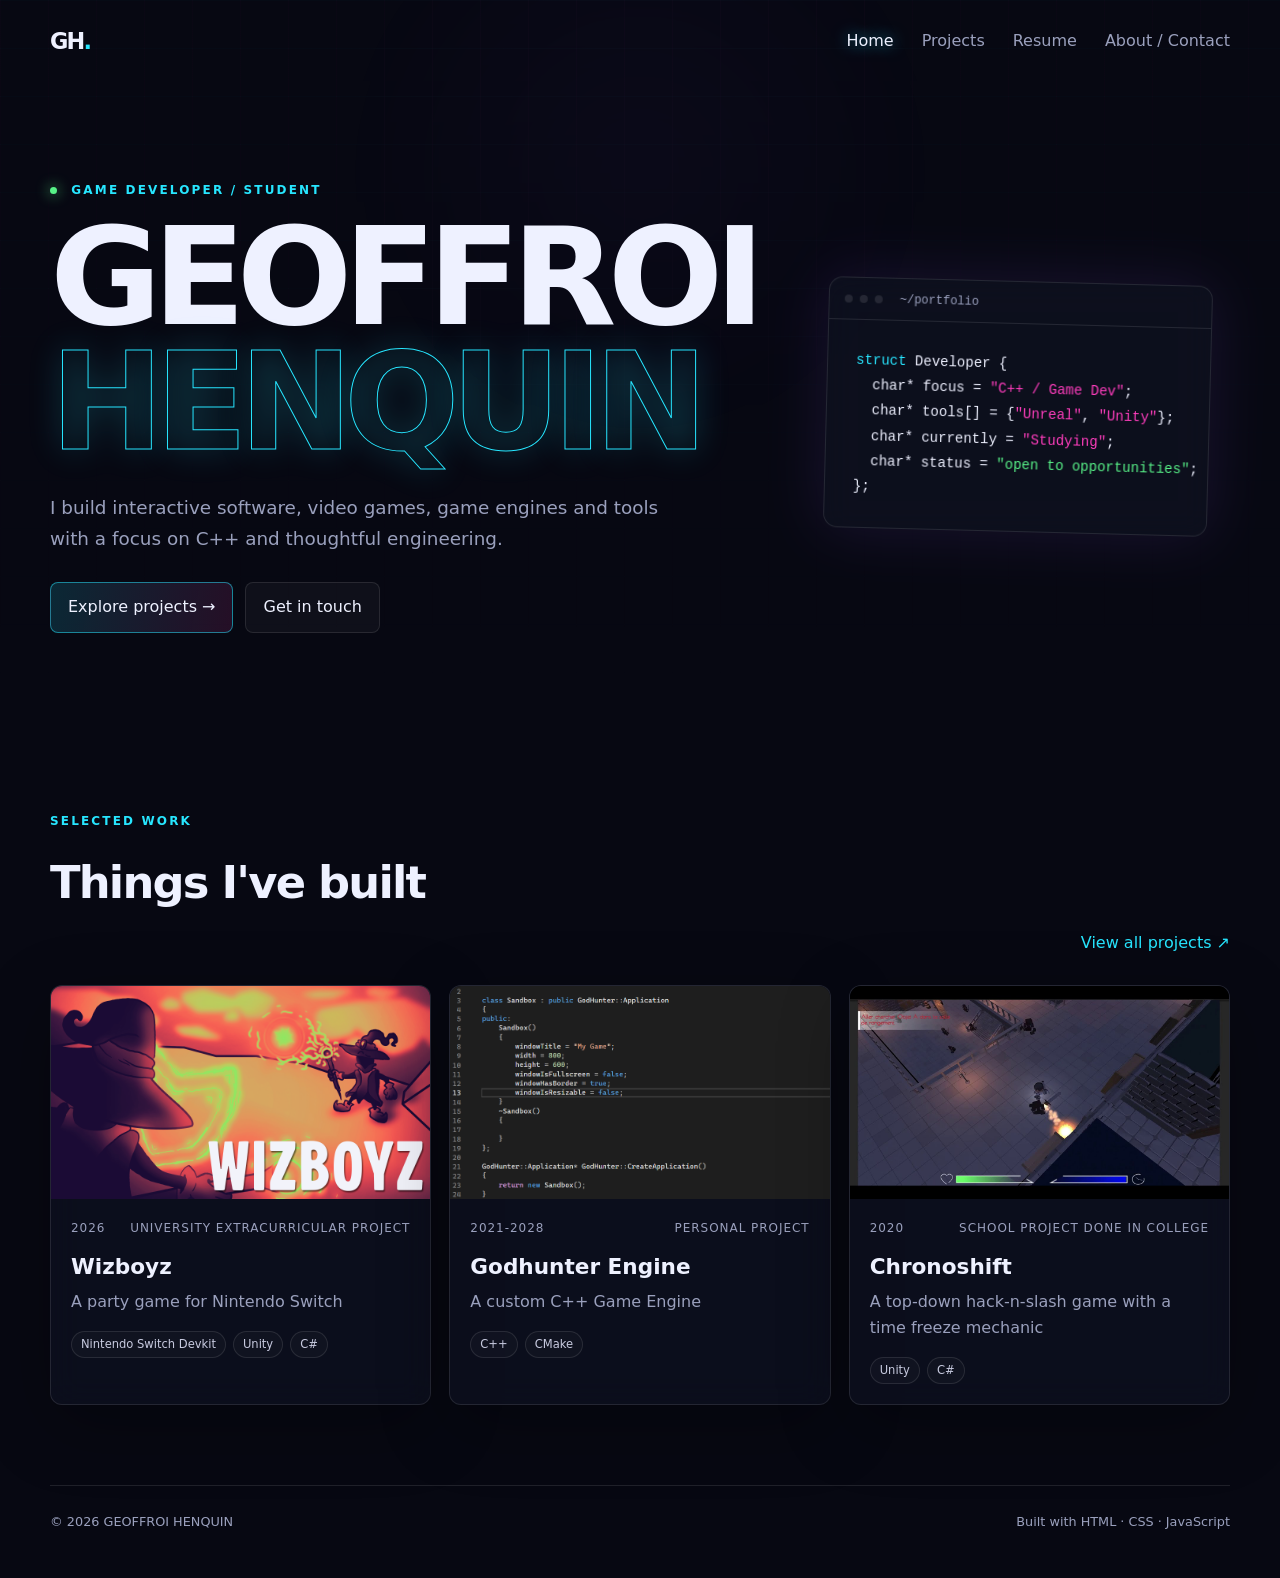
<file: index.html>
<!doctype html>
<html lang="en">
<head>
  <meta charset="utf-8">
  <meta name="viewport" content="width=device-width, initial-scale=1">
  <meta name="description" content="Portfolio of Geoffroi Henquin — software and game development projects.">
  <title>GEOFFROI HENQUIN — Portfolio</title>
  <link rel="stylesheet" href="style/style.css">
</head>
<body>
  <div class="bg-grid"></div>
  <header class="site-header">
    <a class="logo" href="index.html">GH<span>.</span></a>
    <button class="menu-toggle" aria-label="Toggle navigation">☰</button>
    <nav>
      <a class="active" href="index.html">Home</a>
      <a href="projects.html">Projects</a>
      <a href="resume.html">Resume</a>
      <a href="about.html">About / Contact</a>
    </nav>
  </header>

  <main>
    <section class="hero container">
      <div class="hero-copy">
        <p class="eyebrow"><span class="pulse"></span> GAME DEVELOPER / STUDENT</p>
        <h1>GEOFFROI<br><span>HENQUIN</span></h1>
        <p class="hero-text">I build interactive software, video games, game engines and tools with a focus on C++ and thoughtful engineering.</p>
        <div class="actions">
          <a class="button primary" href="projects.html">Explore projects →</a>
          <a class="button" href="about.html">Get in touch</a>
        </div>
      </div>
      <div class="hero-card glass">
        <div class="terminal-bar"><i></i><i></i><i></i><span>~/portfolio</span></div>
        <pre><code><span class="cyan">struct</span> Developer {
  char* focus = <span class="pink">"C++ / Game Dev"</span>;
  char* tools[] = {<span class="pink">"Unreal"</span>, <span class="pink">"Unity"</span>};
  char* currently = <span class="pink">"Studying"</span>;
  char* status = <span class="green">"open to opportunities"</span>;
};</code></pre>
      </div>
    </section>

    <section class="container section">
      <div class="section-heading">
        <div><p class="eyebrow">SELECTED WORK</p><h2>Things I've built</h2></div>
        <a href="projects.html" class="text-link">View all projects ↗</a>
      </div>
      <div id="featured-projects" class="project-grid"></div>
    </section>
  </main>

  <footer class="container footer"><span>© 2026 GEOFFROI HENQUIN</span><span>Built with HTML · CSS · JavaScript</span></footer>
  <script src="scripts/app.js"></script>
</body>
</html>
</file>
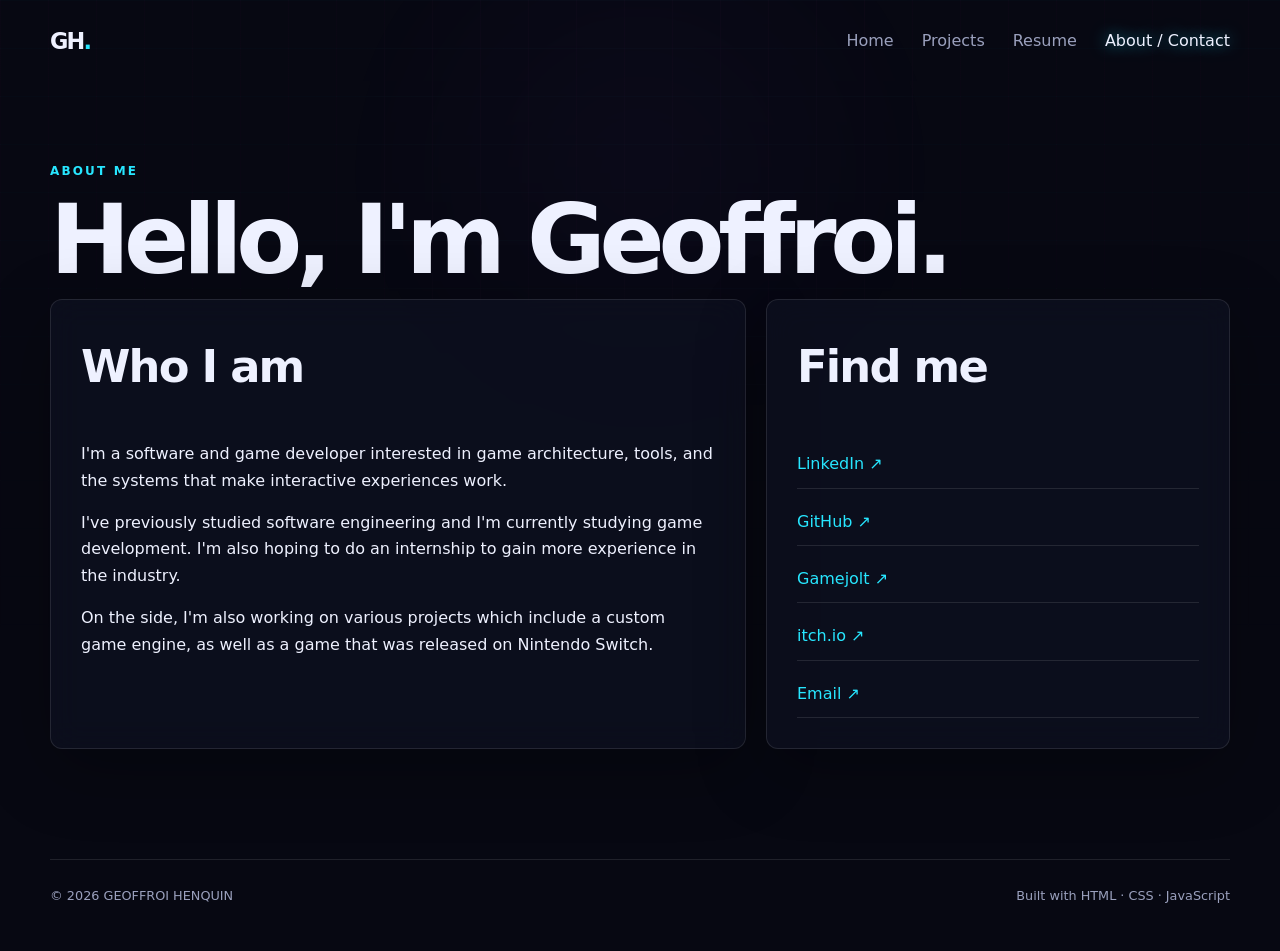
<file: about.html>
<!doctype html>
<html lang="en">
<head>
  <meta charset="utf-8"><meta name="viewport" content="width=device-width, initial-scale=1">
  <title>About — GEOFFROI HENQUIN</title><link rel="stylesheet" href="style/style.css">
</head>
<body><div class="bg-grid"></div>
<header class="site-header"><a class="logo" href="index.html">GH<span>.</span></a><button class="menu-toggle" aria-label="Toggle navigation">☰</button>
<nav><a href="index.html">Home</a><a href="projects.html">Projects</a><a href="resume.html">Resume</a><a class="active" href="about.html">About / Contact</a></nav></header>
<main class="container page">
  <p class="eyebrow">ABOUT ME</p><h1 class="page-title">Hello, I'm Geoffroi.</h1>
  <div class="two-col">
    <section class="glass panel">
      <h2>Who I am</h2>
      <p>I'm a software and game developer interested in game architecture, tools, and the systems that make interactive experiences work.</p>
      <p>I've previously studied software engineering and I'm currently studying game development. I'm also hoping to do an internship to gain more experience in the industry.</p>
      <p>On the side, I'm also working on various projects which include a custom game engine, as well as a game that was released on Nintendo Switch.</p>
    </section>
    <section class="glass panel">
      <h2>Find me</h2>
      <div class="links">
        <a href="https://www.linkedin.com/in/geoffroi-henquin/" target="_blank" rel="noreferrer">LinkedIn ↗</a>
        <a href="https://github.com/GeoffroiHenquin" target="_blank" rel="noreferrer">GitHub ↗</a>
        <a href="https://gamejolt.com/@Geoffroi" target="_blank" rel="noreferrer">Gamejolt ↗</a>
        <a href="https://itch.io/profile/geoffroi" target="_blank" rel="noreferrer">itch.io ↗</a>
        <a href="mailto:heng03@uqat.ca">Email ↗</a>
      </div>
    </section>
  </div>
</main>
<footer class="container footer"><span>© 2026 GEOFFROI HENQUIN</span><span>Built with HTML · CSS · JavaScript</span></footer>
<script src="scripts/app.js"></script></body></html>
</file>
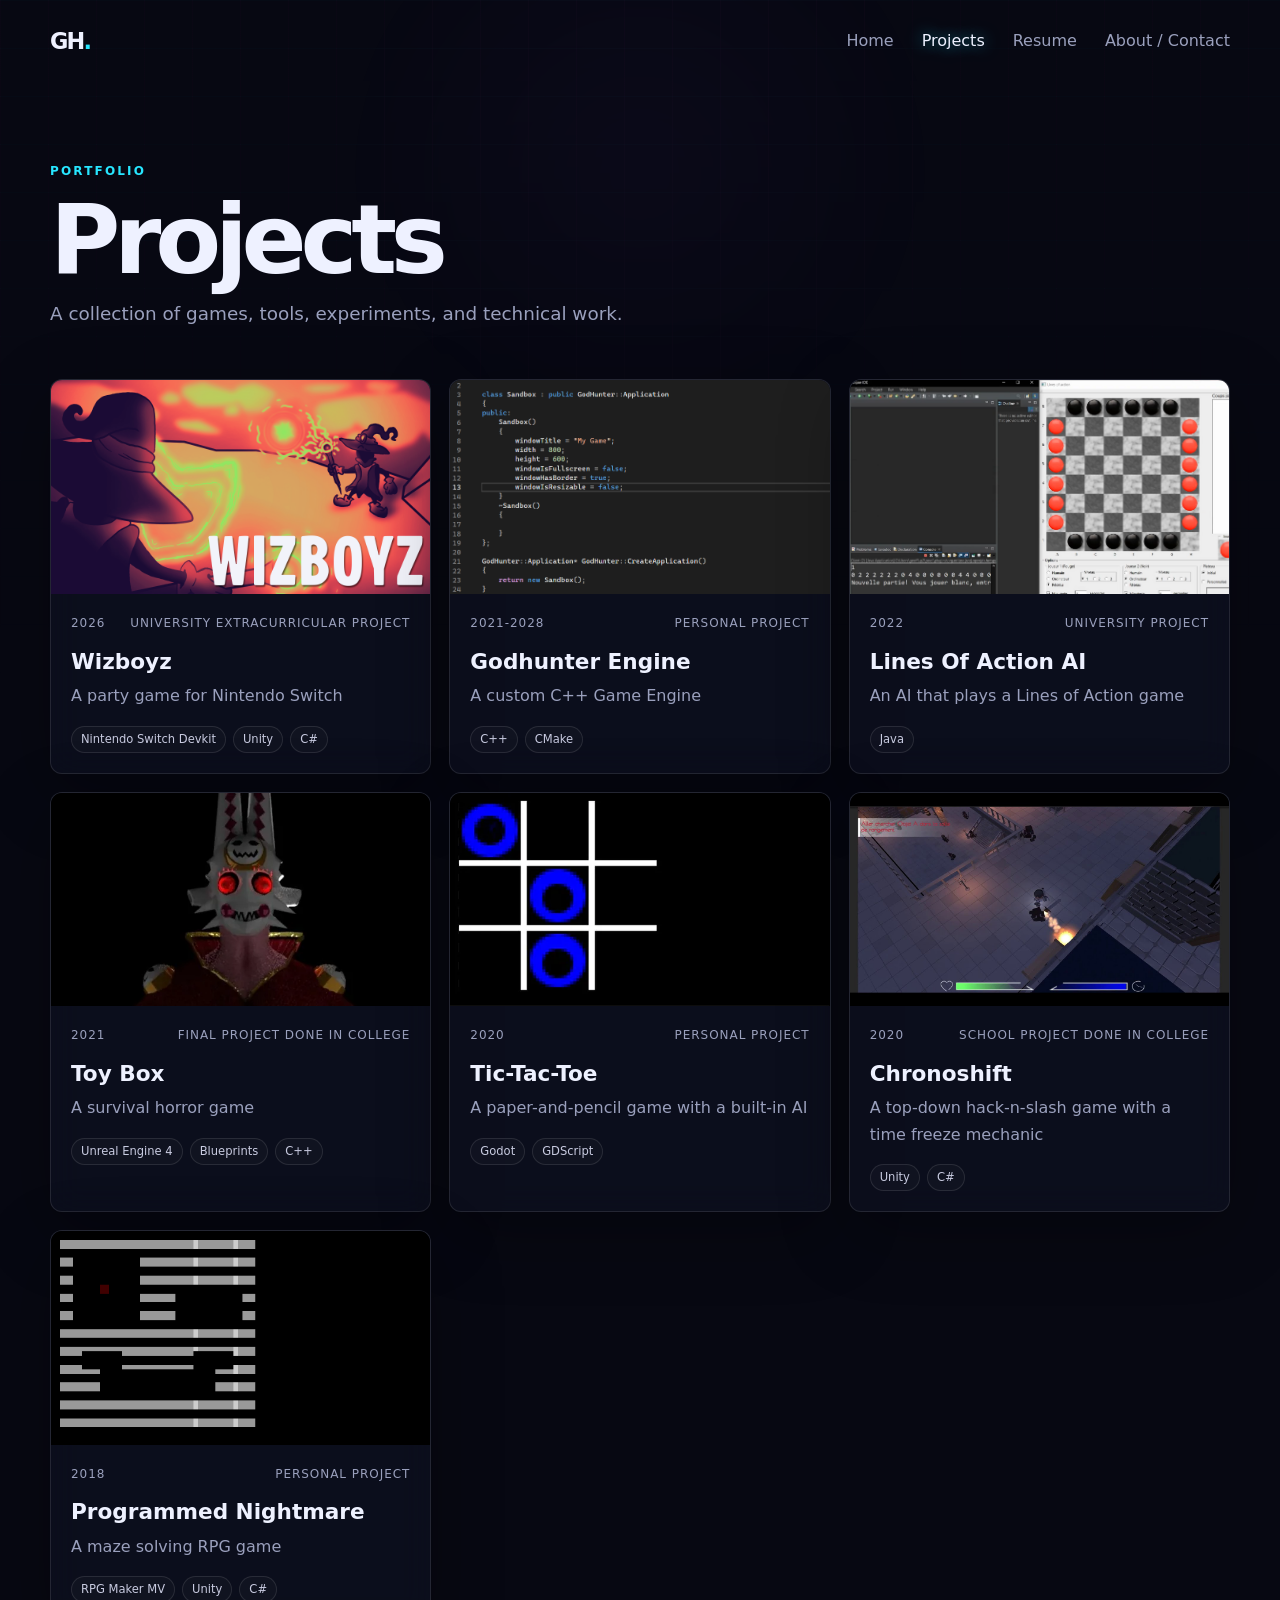
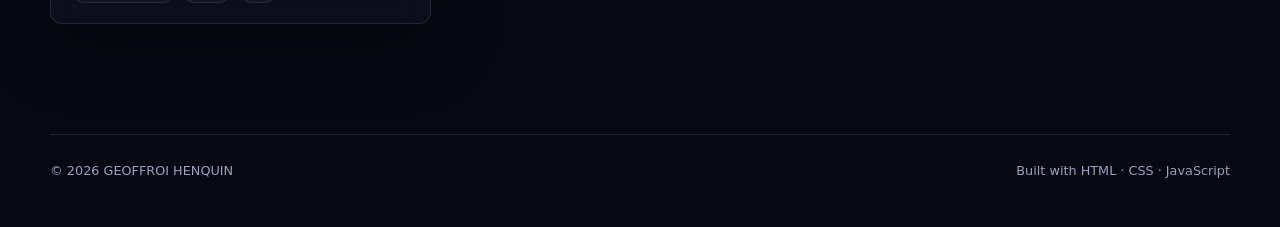
<file: projects.html>
<!doctype html>
<html lang="en">
<head>
  <meta charset="utf-8"><meta name="viewport" content="width=device-width, initial-scale=1">
  <title>Projects — GEOFFROI HENQUIN</title><link rel="stylesheet" href="style/style.css">
</head>
<body><div class="bg-grid"></div>
<header class="site-header"><a class="logo" href="index.html">GH<span>.</span></a><button class="menu-toggle" aria-label="Toggle navigation">☰</button>
<nav><a href="index.html">Home</a><a class="active" href="projects.html">Projects</a><a href="resume.html">Resume</a><a href="about.html">About / Contact</a></nav></header>
<main class="container page">
  <p class="eyebrow">PORTFOLIO</p><h1 class="page-title">Projects</h1>
  <p class="lead">A collection of games, tools, experiments, and technical work.</p>
  <div id="all-projects" class="project-grid"></div>
</main>
<footer class="container footer"><span>© 2026 GEOFFROI HENQUIN</span><span>Built with HTML · CSS · JavaScript</span></footer>
<script src="scripts/app.js"></script></body></html>
</file>
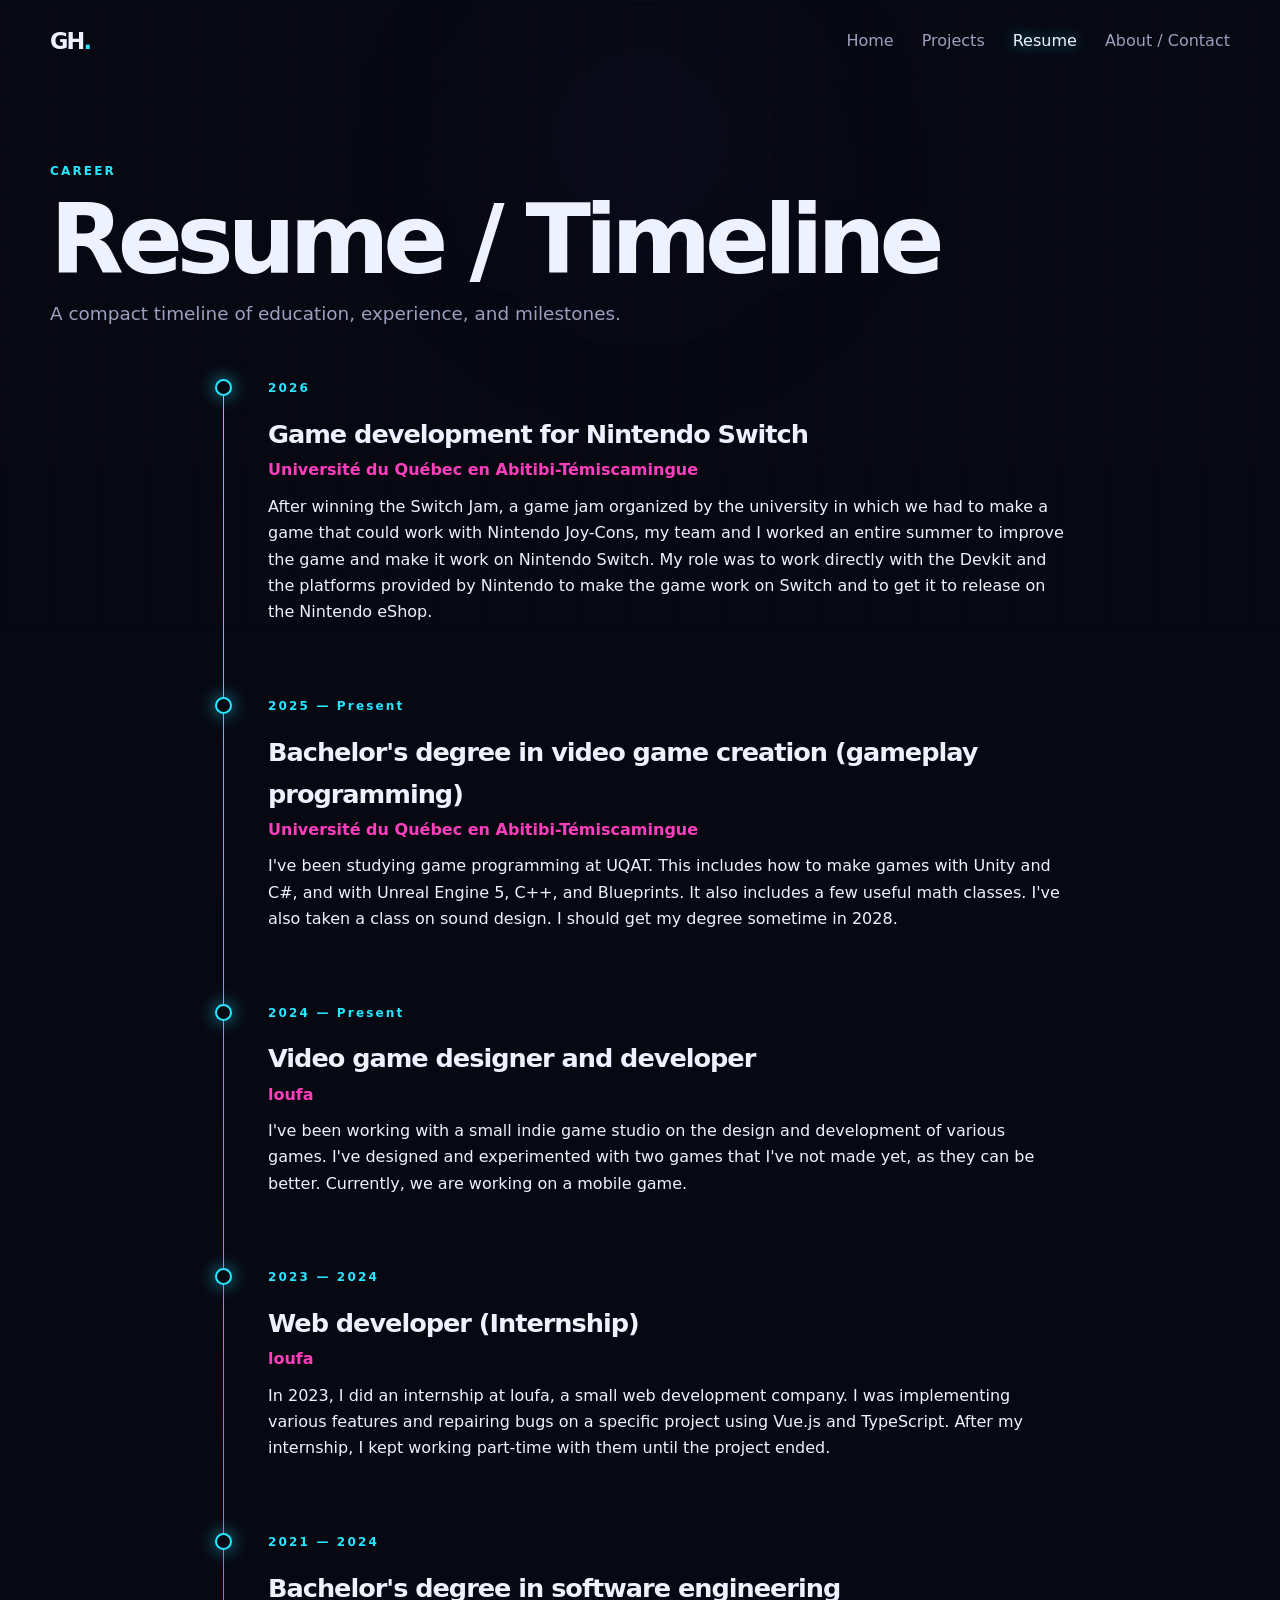
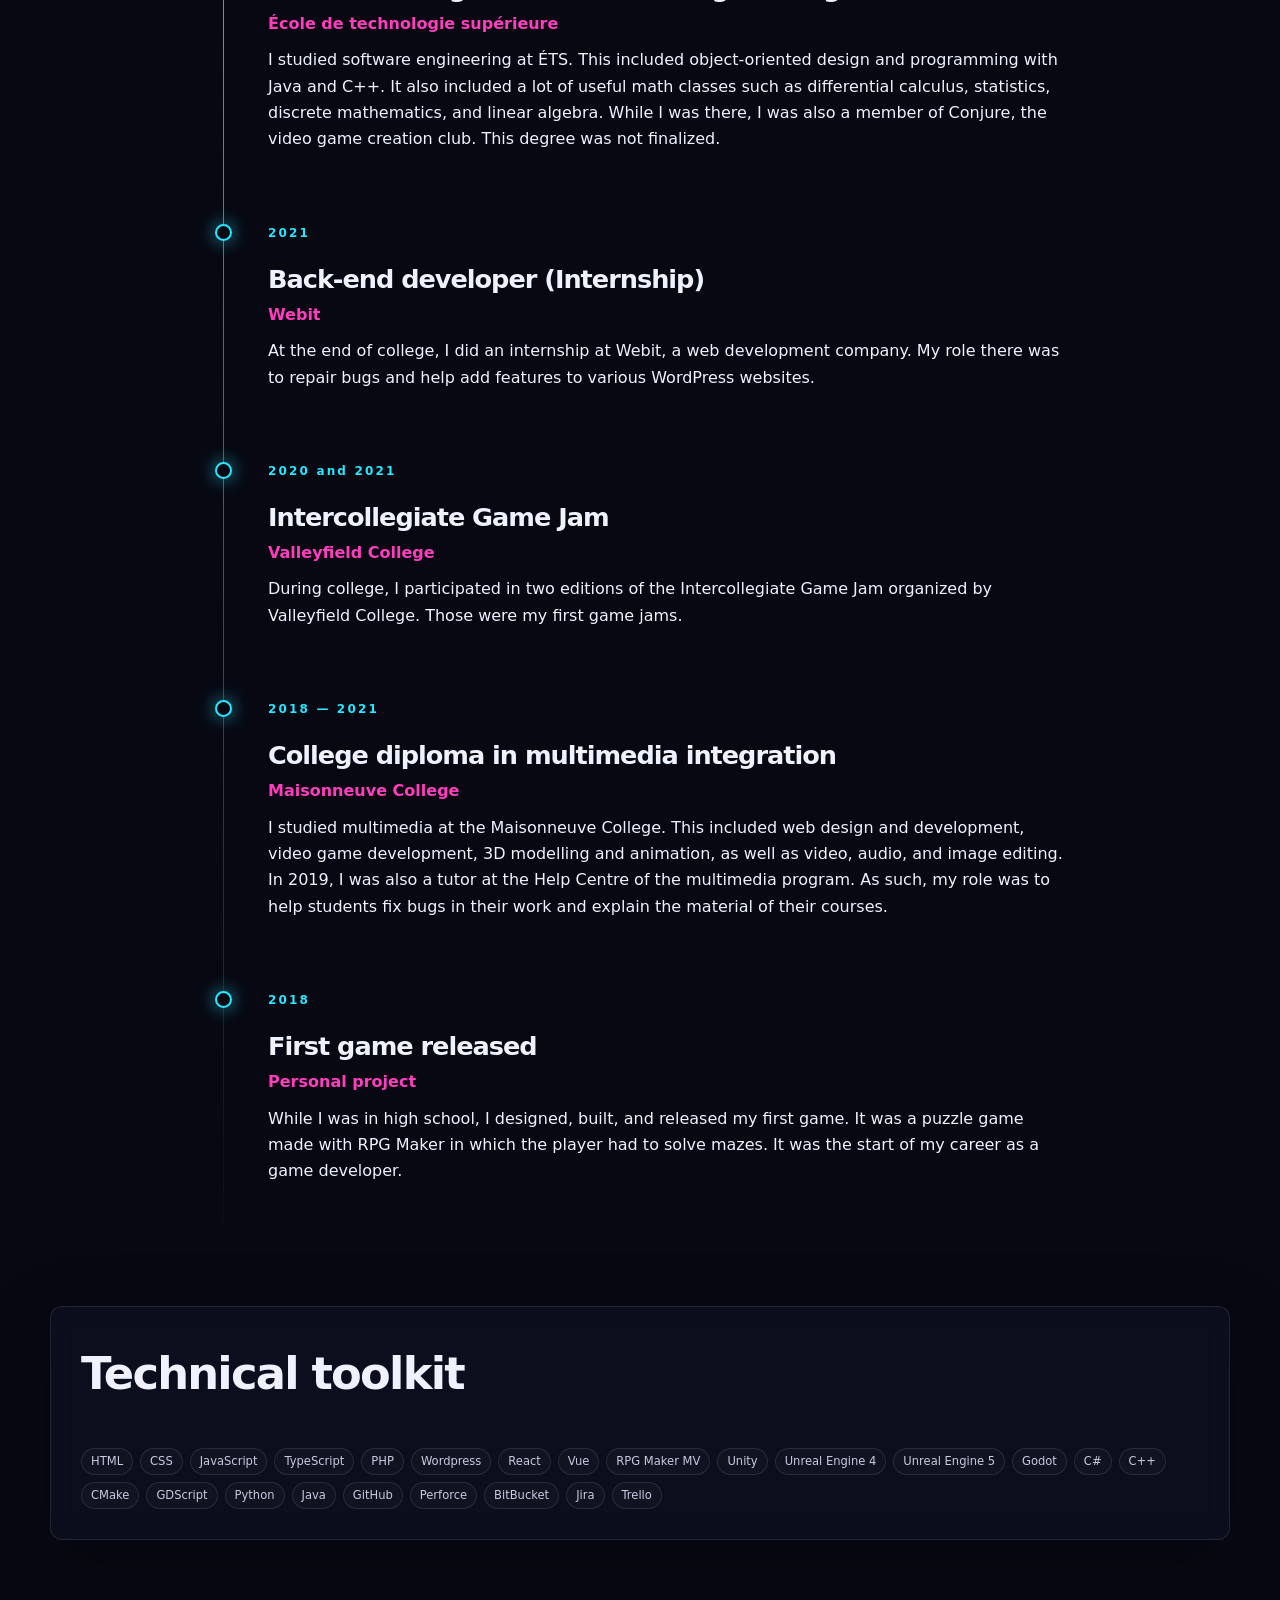
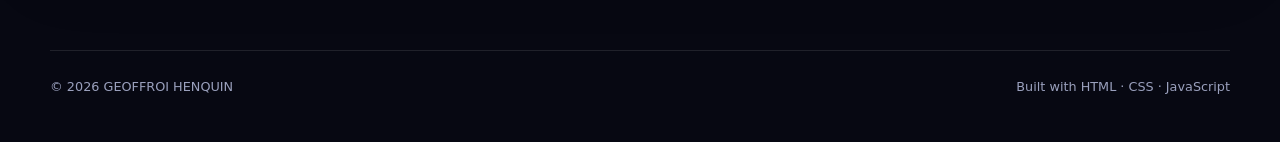
<file: resume.html>
<!doctype html>
<html lang="en">
<head>
  <meta charset="utf-8"><meta name="viewport" content="width=device-width, initial-scale=1">
  <title>Resume — GEOFFROI HENQUIN</title><link rel="stylesheet" href="style/style.css">
</head>
<body><div class="bg-grid"></div>
<header class="site-header"><a class="logo" href="index.html">GH<span>.</span></a><button class="menu-toggle" aria-label="Toggle navigation">☰</button>
<nav><a href="index.html">Home</a><a href="projects.html">Projects</a><a class="active" href="resume.html">Resume</a><a href="about.html">About / Contact</a></nav></header>
<main class="container page">
  <p class="eyebrow">CAREER</p><h1 class="page-title">Resume / Timeline</h1>
  <p class="lead">A compact timeline of education, experience, and milestones.</p>
  <div id="timeline" class="timeline"></div>
  <section class="skills glass panel">
    <h2>Technical toolkit</h2>
    <div class="tag-list">
      <span>HTML</span><span>CSS</span><span>JavaScript</span><span>TypeScript</span><span>PHP</span><span>Wordpress</span><span>React</span><span>Vue</span>
      <span>RPG Maker MV</span><span>Unity</span><span>Unreal Engine 4</span><span>Unreal Engine 5</span><span>Godot</span>
      <span>C#</span><span>C++</span><span>CMake</span><span>GDScript</span><span>Python</span><span>Java</span>
      <span>GitHub</span><span>Perforce</span><span>BitBucket</span><span>Jira</span><span>Trello</span>
    </div>
  </section>
</main>
<footer class="container footer"><span>© 2026 GEOFFROI HENQUIN</span><span>Built with HTML · CSS · JavaScript</span></footer>
<script src="scripts/app.js"></script></body></html>
</file>
<file: style/style.css>
:root {
  --bg: #070812; --panel: rgba(15,17,32,.72); --text: #eef1ff; --muted: #9aa0bd;
  --cyan: #27e6ff; --pink: #ff3dbd; --purple: #9b5cff; --green: #57f287;
  --border: rgba(255,255,255,.10); --max: 1180px;
}
* { box-sizing: border-box; }
html { scroll-behavior: smooth; }
body { margin:0; min-height:100vh; background:var(--bg); color:var(--text); font-family:Inter, ui-sans-serif, system-ui, -apple-system, BlinkMacSystemFont, "Segoe UI", sans-serif; line-height:1.65; }
a { color:inherit; text-decoration:none; }
.bg-grid { position:fixed; inset:0; z-index:-2; opacity:.22; background-image:linear-gradient(rgba(39,230,255,.08) 1px,transparent 1px),linear-gradient(90deg,rgba(255,61,189,.08) 1px,transparent 1px); background-size:48px 48px; mask-image:linear-gradient(to bottom,black,transparent 90%); }
.bg-grid::after { content:""; position:absolute; width:55vw; height:55vw; left:50%; top:-20%; transform:translateX(-50%); background:radial-gradient(circle,rgba(155,92,255,.18),transparent 65%); filter:blur(20px); }
.container { width:min(calc(100% - 40px),var(--max)); margin:auto; }
.site-header { width:min(calc(100% - 40px),var(--max)); margin:auto; height:82px; display:flex; align-items:center; justify-content:space-between; }
.logo { font-weight:900; font-size:1.4rem; letter-spacing:-.08em; }
.logo span,.cyan { color:var(--cyan); }.pink { color:var(--pink); }.green { color:var(--green); }
nav { display:flex; gap:28px; }
nav a { color:var(--muted); transition:.2s; } nav a:hover,nav a.active { color:var(--text); text-shadow:0 0 16px rgba(39,230,255,.65); }
.menu-toggle { display:none; background:none;border:0;color:var(--text);font-size:1.5rem; }
.hero { min-height:650px; display:grid; grid-template-columns:1.05fr .95fr; align-items:center; gap:70px; }
.eyebrow { color:var(--cyan); font-size:.75rem; letter-spacing:.18em; font-weight:800; margin:0 0 14px; }
.pulse { display:inline-block;width:7px;height:7px;border-radius:50%;background:var(--green);box-shadow:0 0 14px var(--green);margin-right:8px; }
h1,h2,h3,p { margin-top:0; } h1 { line-height:.92; letter-spacing:-.065em; }
.hero h1 { font-size:clamp(4rem,11vw,8.5rem); margin-bottom:28px; }
.hero h1 span { color:transparent; -webkit-text-stroke:1px var(--cyan); text-shadow:0 0 35px rgba(39,230,255,.18); }
.hero-text { max-width:620px; font-size:1.15rem; color:var(--muted); }
.actions { display:flex; gap:12px; flex-wrap:wrap; margin-top:28px; }
.button { display:inline-block; border:1px solid var(--border); padding:11px 17px; border-radius:8px; background:rgba(255,255,255,.035); transition:.2s; }
.button:hover { transform:translateY(-2px); border-color:var(--cyan); box-shadow:0 0 25px rgba(39,230,255,.12); }
.button.primary { background:linear-gradient(100deg,rgba(39,230,255,.15),rgba(255,61,189,.12)); border-color:rgba(39,230,255,.5); }
.glass { background:var(--panel); border:1px solid var(--border); box-shadow:0 20px 70px rgba(0,0,0,.3); backdrop-filter:blur(15px); }
.hero-card { border-radius:14px; overflow:hidden; transform:rotate(1.5deg); box-shadow:0 0 60px rgba(155,92,255,.12); }
.terminal-bar { height:42px; display:flex; align-items:center; gap:7px; padding:0 15px; border-bottom:1px solid var(--border); color:var(--muted);font:12px monospace; }
.terminal-bar i { width:8px;height:8px;border-radius:50%;background:var(--border); }.terminal-bar span { margin-left:10px; }
pre { margin:0; overflow:auto; } .hero-card pre { padding:28px; font:14px/1.8 "SFMono-Regular",Consolas,monospace; }
.section { padding:80px 0; }.section-heading { display:flex;align-items:end;justify-content:space-between;gap:20px;margin-bottom:28px; }
h2 { font-size:clamp(1.8rem,4vw,2.8rem); letter-spacing:-.04em; }.text-link,.back-link { color:var(--cyan); }
.project-grid { display:grid;grid-template-columns:repeat(3,1fr);gap:18px; }
.project-card { overflow:hidden;border-radius:12px; transition:.25s; }.project-card:hover { transform:translateY(-6px); border-color:rgba(39,230,255,.4); box-shadow:0 15px 55px rgba(39,230,255,.09); }
.project-image { aspect-ratio:16/9; background:linear-gradient(135deg,rgba(39,230,255,.12),rgba(255,61,189,.12)); overflow:hidden; }.project-image img { width:100%;height:100%;object-fit:cover; }
.project-placeholder { height:100%;display:grid;place-items:center; }.project-placeholder span { font-size:3rem;font-weight:900;color:transparent;-webkit-text-stroke:1px rgba(39,230,255,.7); }
.project-content { padding:20px; }.meta { display:flex;justify-content:space-between;color:var(--muted);font-size:.75rem;text-transform:uppercase;letter-spacing:.08em; }.project-content h3 { margin:10px 0 4px;font-size:1.35rem; }.muted,.lead { color:var(--muted); }
.tag-list { display:flex;gap:7px;flex-wrap:wrap;margin-top:14px; }.tag-list span { border:1px solid var(--border);border-radius:999px;padding:3px 9px;font-size:.72rem;color:#c8cbe0;background:rgba(255,255,255,.025); }
.page { padding:80px 0 110px; }.page-title { font-size:clamp(3.2rem,8vw,6rem);margin-bottom:15px; }.lead { max-width:700px;font-size:1.15rem;margin-bottom:50px; }
.two-col { display:grid;grid-template-columns:1.5fr 1fr;gap:20px; }.panel { padding:30px 0; }.glass.panel { padding:30px;border-radius:12px; }
.links { display:grid;gap:10px; }.links a { color:var(--cyan);padding:10px 0;border-bottom:1px solid var(--border); }
.timeline { position:relative;max-width:850px;margin:50px auto; }.timeline::before { content:"";position:absolute;left:8px;top:5px;bottom:0;width:1px;background:linear-gradient(var(--cyan),var(--pink),transparent); }
.timeline-item { position:relative;display:grid;grid-template-columns:35px 1fr;gap:18px;padding-bottom:55px; }.timeline-dot { width:17px;height:17px;border:2px solid var(--cyan);border-radius:50%;background:var(--bg);box-shadow:0 0 18px rgba(39,230,255,.7);z-index:1; }
.timeline-item h2 { font-size:1.6rem;margin-bottom:2px; }.timeline-item h3 { color:var(--pink);font-size:1rem;margin-bottom:10px; }
.skills { margin-top:30px; }.gallery { display:grid;grid-template-columns:repeat(2,1fr);gap:14px;margin:30px 0; }.gallery img { width:100%;border-radius:10px;border:1px solid var(--border); }.gallery video { width:100%;border-radius:10px;border:1px solid var(--border); }.gallery iframe { width:100%;border-radius:10px;border:1px solid var(--border); }
.code-block { border:1px solid var(--border);background:#05060c;border-radius:10px;padding:22px;margin-top:20px;color:#d9defa; }
.footer { border-top:1px solid var(--border);padding:25px 0 45px;color:var(--muted);display:flex;justify-content:space-between;font-size:.8rem; }
@media(max-width:800px) {
  .container,.site-header { width:min(calc(100% - 28px),var(--max)); }
  .menu-toggle { display:block; }.site-header nav { display:none;position:absolute;top:70px;left:14px;right:14px;padding:14px;flex-direction:column;gap:0;background:rgba(7,8,18,.97);border:1px solid var(--border);border-radius:10px;z-index:10; }.site-header nav.open { display:flex; }.site-header nav a { padding:10px; }
  .hero { min-height:auto;padding:90px 0 60px;grid-template-columns:1fr;gap:45px; }.hero-card { transform:none; }.project-grid,.two-col { grid-template-columns:1fr; }.section-heading { align-items:start;flex-direction:column; }.page { padding-top:55px; }
}
@media(max-width:480px) { .hero h1 { font-size:3.8rem; }.footer { flex-direction:column;gap:8px; }.gallery { grid-template-columns:1fr; } }
</file>
